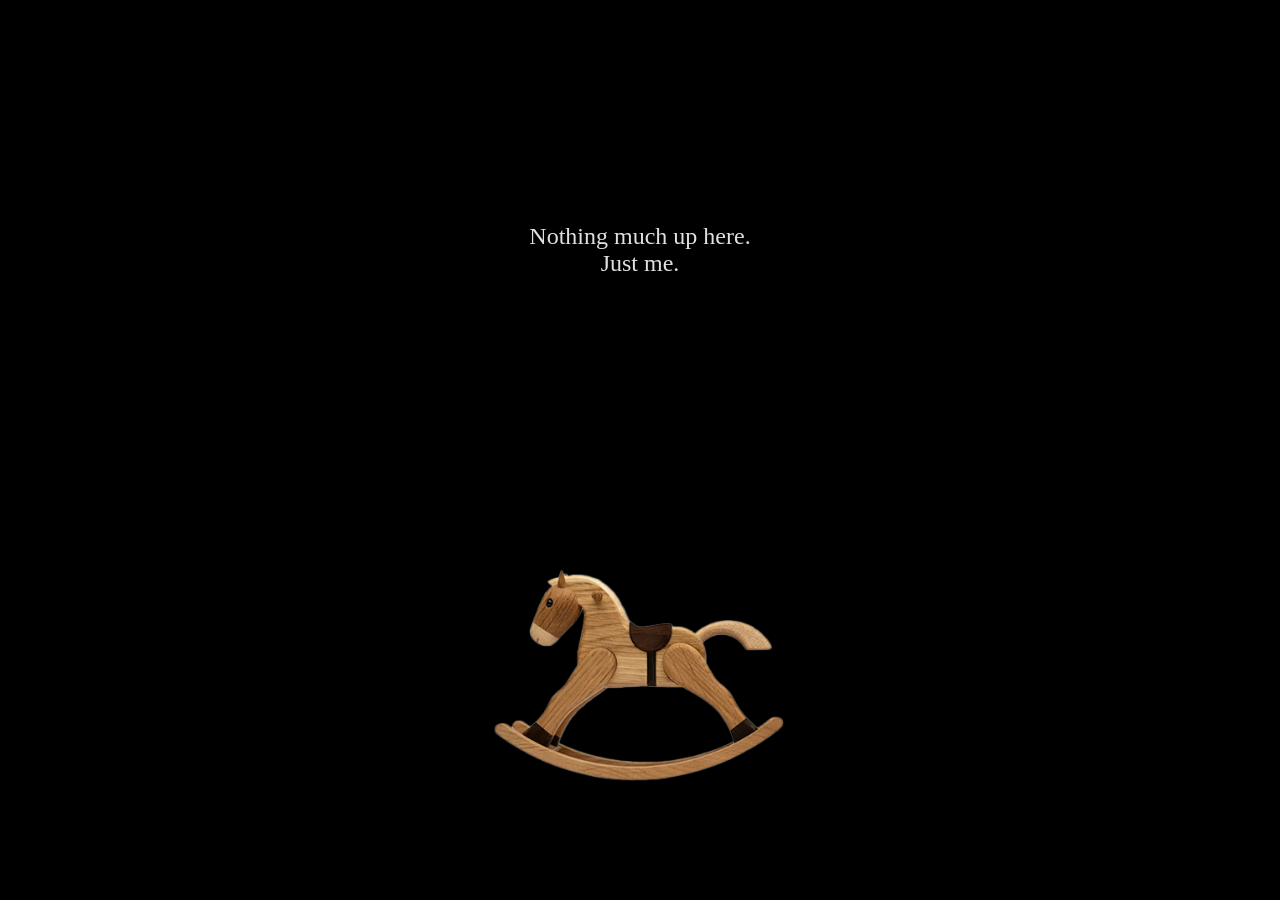
<file: attic-black.html>
<!DOCTYPE html>
<html lang="en">
<head>
    <meta charset="UTF-8">
    <meta name="viewport" content="width=device-width, initial-scale=1">
    <title>Attic</title>
    <style>
        body {
            margin: 0;
            min-height: 100vh;
            position: relative;
            background: none;
            font-family: "Eterne", serif;
        }
        .attic-bg {
            position: absolute;
            inset: 0;
            background-image: url("window/attic.jpg");
            background-size: cover;
            background-position: center;
            background-repeat: no-repeat;
        }
        .black-overlay {
            position: absolute;
            inset: 0;
            background: #000;
            transition: opacity 2s ease-out;
            cursor: pointer;
            display: flex;
            align-items: center;
            justify-content: center;
        }
        .attic-message {
            color: #e0e0e0;
            font-size: clamp(1.1rem, 3.5vw, 1.5rem);
            text-align: center;
            padding: 1em;
            max-width: 20ch;
            margin: 0;
            transform: translateY(-200px);
        }
        .black-overlay.faded {
            opacity: 0;
            pointer-events: none;
        }
        .rocking-horse {
            position: absolute;
            bottom: 8%;
            left: 50%;
            transform: translateX(-50%);
            transform-origin: 50% 100%;
            max-width: min(67.5vw, 480px);
            max-height: 67.5vh;
            width: auto;
            height: auto;
            object-fit: contain;
            pointer-events: none;
            z-index: 2;
            animation: rock 2.5s ease-in-out infinite;
        }
        @keyframes rock {
            0%, 100% { transform: translateX(-50%) rotate(-6deg); }
            50% { transform: translateX(-50%) rotate(6deg); }
        }
        .attic-reveal-text {
            position: absolute;
            top: 12%;
            left: 0;
            right: 0;
            text-align: center;
            color: #fff;
            font-family: "Eterne", serif;
            font-size: clamp(3rem, 12vw, 6rem);
            margin: 0;
            padding: 0 1rem;
            z-index: 3;
            opacity: 0;
            transition: opacity 1s ease-out 0.5s;
        }
        body.attic-revealed .attic-reveal-text {
            opacity: 1;
        }
    </style>
</head>
<body>
    <div class="attic-bg" aria-hidden="true"></div>
    <img src="window/rocking horse.png" class="rocking-horse" alt="" aria-hidden="true">
    <p class="attic-reveal-text" aria-live="polite">Just me alone</p>
    <div class="black-overlay" id="overlay" aria-label="Click to fade to attic">
        <p class="attic-message">Nothing much up here. Just me.</p>
    </div>
    <script>
        (function () {
            var overlay = document.getElementById("overlay");
            overlay.addEventListener("click", function () {
                overlay.classList.add("faded");
                setTimeout(function () {
                    document.body.classList.add("attic-revealed");
                }, 2000);
            });
        })();
        document.body.addEventListener("keydown", function (e) {
            if (e.key === "Enter") {
                e.preventDefault();
                window.location.href = "index.html";
            }
        });
    </script>
</body>
</html>
</file>
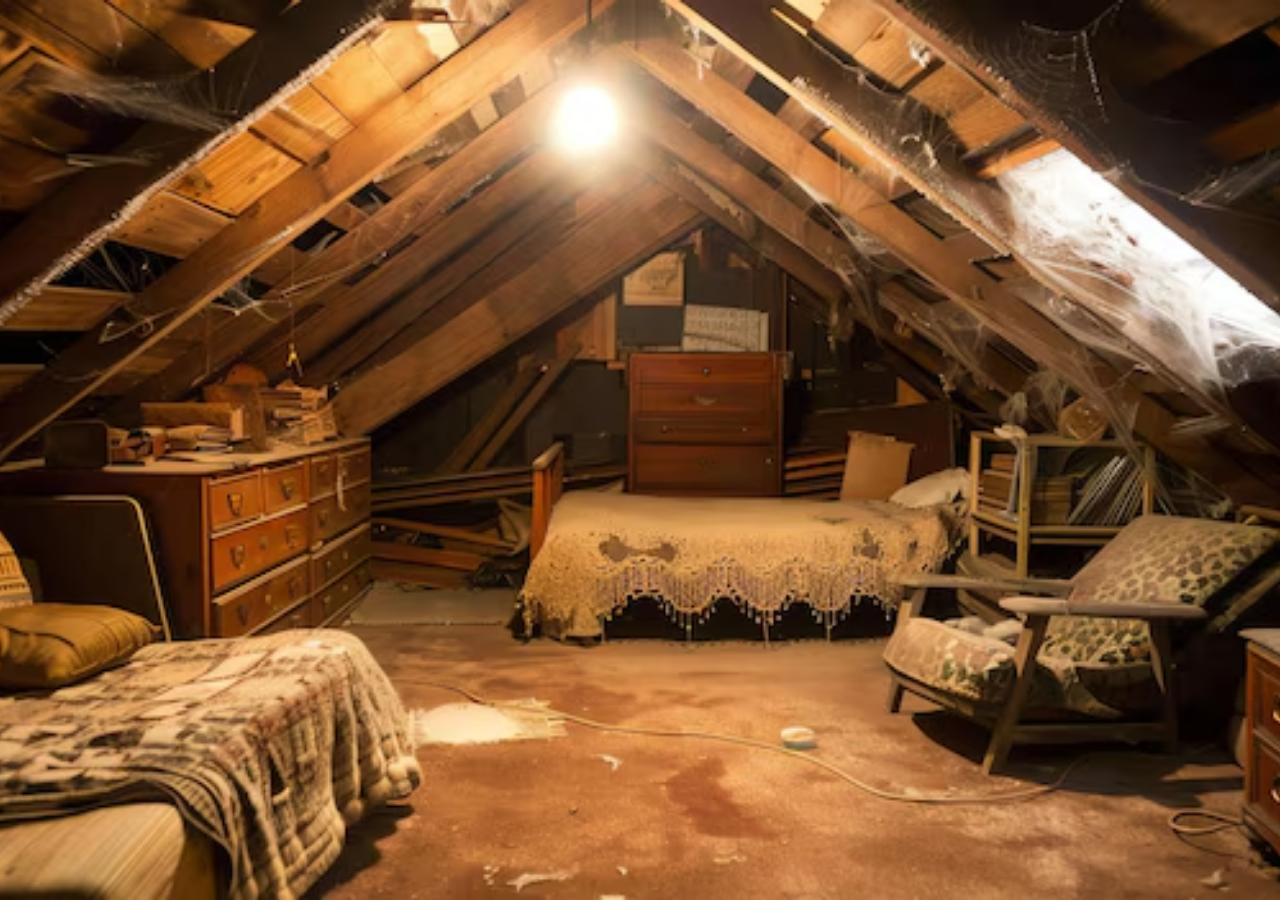
<file: attic.html>
<!DOCTYPE html>
<html lang="en">
<head>
    <meta charset="UTF-8">
    <meta name="viewport" content="width=device-width, initial-scale=1">
    <title>Attic</title>
    <link rel="stylesheet" href="attic.css">
</head>
<body>
    <script>
        document.body.addEventListener("keydown", function (e) {
            if (e.key === "Enter") {
                e.preventDefault();
                window.location.href = "index.html";
            }
        });
    </script>
</body>
</html>
</file>
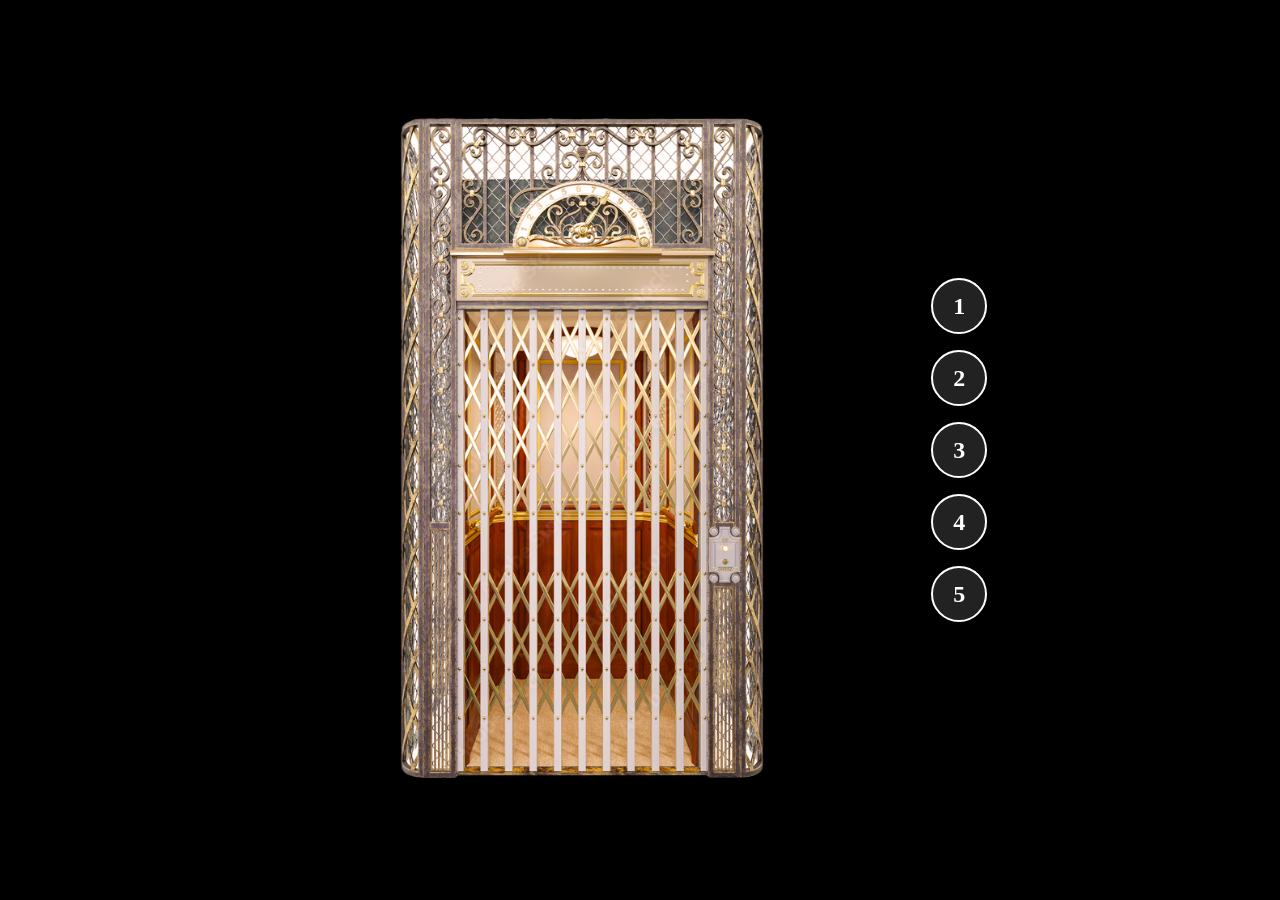
<file: elevator.html>
<!DOCTYPE html>
<html lang="en">
<head>
    <meta charset="UTF-8">
    <meta name="viewport" content="width=device-width, initial-scale=1">
    <title>Elevator</title>
    <style>
        * { margin: 0; padding: 0; box-sizing: border-box; }
        body {
            min-height: 100vh;
            background: #000;
            display: flex;
            align-items: center;
            justify-content: center;
            gap: 60px;
        }
        .elevator-img {
            max-width: 90vw;
            max-height: 90vh;
            width: auto;
            height: auto;
            object-fit: contain;
        }
        .elevator-buttons {
            display: flex;
            flex-direction: column;
            gap: 16px;
        }
        .elevator-buttons a {
            display: flex;
            align-items: center;
            justify-content: center;
            width: 56px;
            height: 56px;
            border-radius: 50%;
            border: 2px solid #fff;
            background: #222;
            color: #fff;
            font-size: 1.5rem;
            font-weight: bold;
            text-decoration: none;
            cursor: pointer;
        }
        .elevator-buttons a:hover {
            background: #444;
        }
        .elevator-wrap {
            position: relative;
            overflow: hidden;
        }
        .elevator-img {
            transition: none;
        }
        body.elevator-shoot .elevator-img {
            animation: shoot-up 1.2s ease-in forwards;
        }
        body.elevator-fade .elevator-fade-overlay {
            opacity: 1;
        }
        .elevator-fade-overlay {
            position: fixed;
            inset: 0;
            background: #000;
            opacity: 0;
            pointer-events: none;
            transition: opacity 0.6s ease-out;
            z-index: 100;
        }
        @keyframes shoot-up {
            to {
                transform: translateY(-120vh);
            }
        }
    </style>
</head>
<body>
    <div class="elevator-wrap">
        <img src="elevator.png" class="elevator-img" alt="Elevator">
    </div>
    <div class="elevator-fade-overlay" aria-hidden="true"></div>
    <div class="elevator-buttons">
        <a href="window/phone room.html" aria-label="Floor 1 – Phone Room">1</a>
        <a href="valentines/valentines.html" aria-label="Floor 2 – Valentines">2</a>
        <a href="red room.html" aria-label="Floor 3 – Red Room">3</a>
        <a href="attic-black.html" aria-label="Floor 4 – Attic">4</a>
        <a href="window/window.html" aria-label="Floor 5 – Observatory">5</a>
    </div>
    <script>
        (function () {
            var links = document.querySelectorAll(".elevator-buttons a");
            var overlay = document.querySelector(".elevator-fade-overlay");
            var img = document.querySelector(".elevator-img");

            links.forEach(function (a) {
                a.addEventListener("click", function (e) {
                    e.preventDefault();
                    var href = a.getAttribute("href");
                    if (!href || document.body.classList.contains("elevator-shoot")) return;
                    document.body.classList.add("elevator-shoot");
                    img.addEventListener("animationend", function onEnd() {
                        img.removeEventListener("animationend", onEnd);
                        document.body.classList.add("elevator-fade");
                        overlay.addEventListener("transitionend", function onFadeEnd() {
                            overlay.removeEventListener("transitionend", onFadeEnd);
                            window.location.href = href;
                        }, { once: true });
                    }, { once: true });
                });
            });

            document.body.addEventListener("keydown", function (e) {
                if (e.key === "Enter") {
                    e.preventDefault();
                    window.location.href = "index.html";
                }
            });
        })();
    </script>
</body>
</html>
</file>
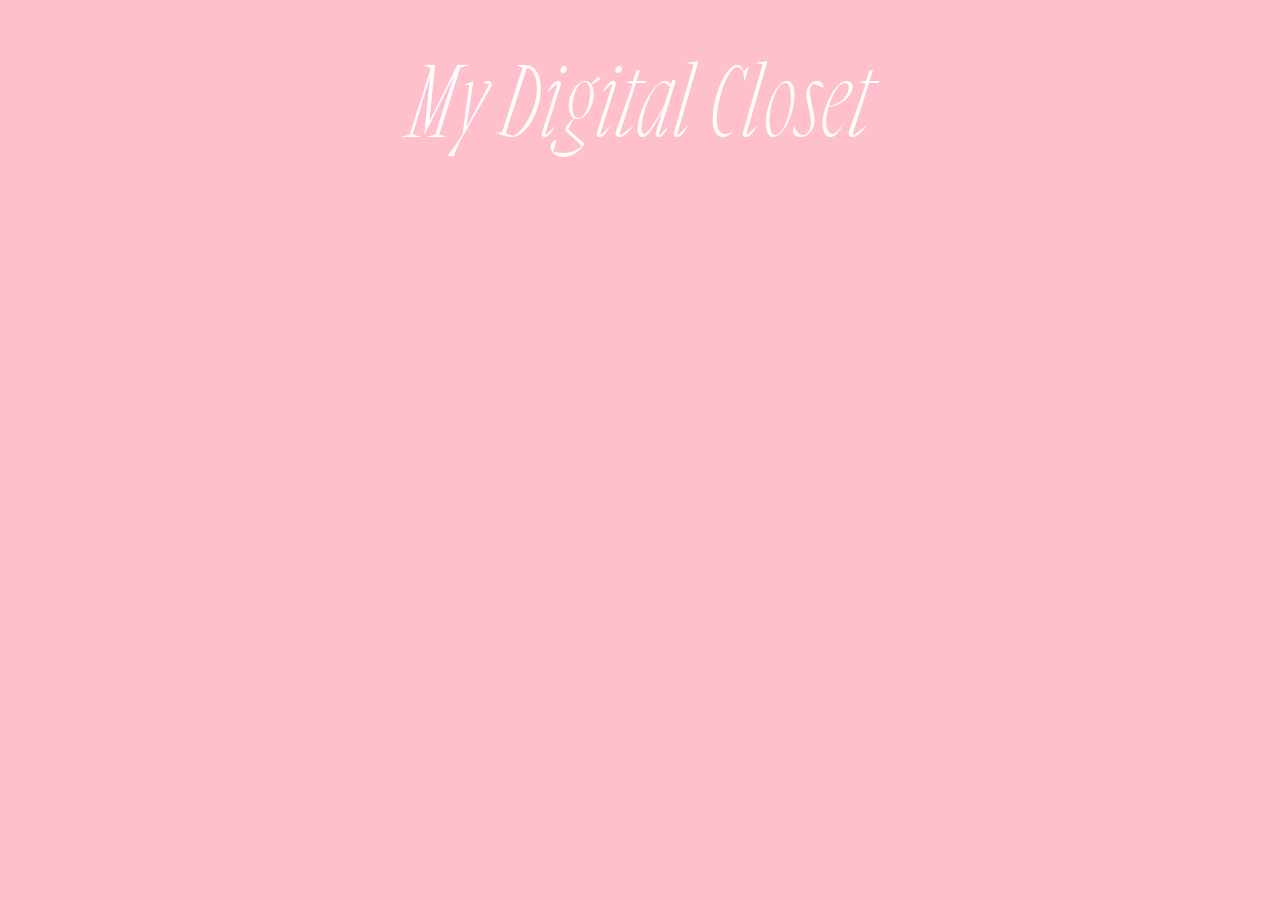
<file: secondpage.html>
<!DOCTYPE html>
<html lang="en">
    <link rel="stylesheet" href="style2.css"
    <head>
        <meta charset="UTF-8">
        <meta name="viewport" content="width=device-width,initial-scale=1">
        <title>closet</title>
    </head>
  My Digital Closet
    <body>
        <script>
            document.body.addEventListener("keydown", function (e) {
                if (e.key === "Enter") {
                    e.preventDefault();
                    window.location.href = "index.html";
                }
            });
        </script>
    </body>
</html>
</file>
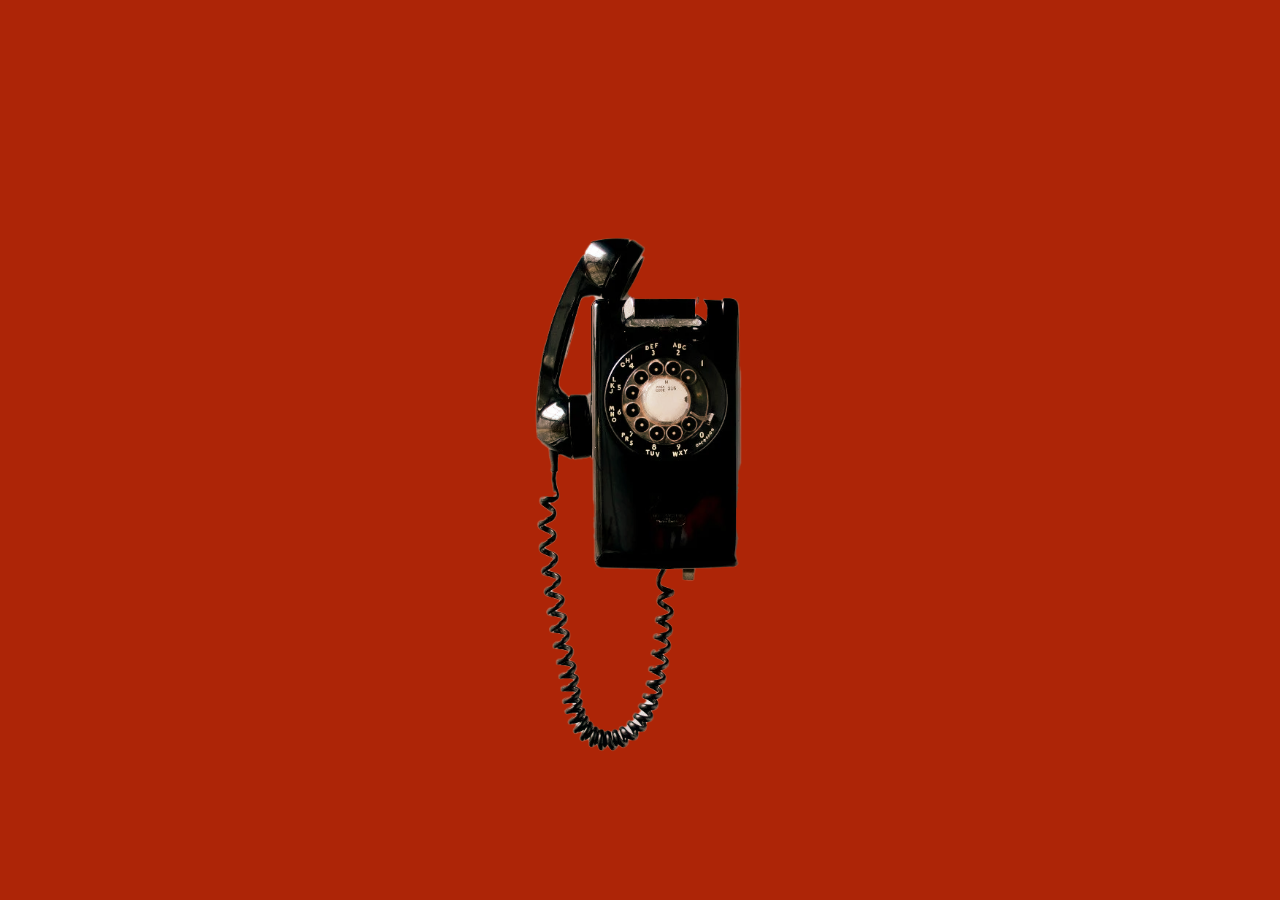
<file: window/phone room.html>
<!DOCTYPE html>
<html lang="en">
<head>
    <meta charset="UTF-8">
    <meta name="viewport" content="width=device-width, initial-scale=1">
    <title>Phone Room</title>
    <link rel="stylesheet" href="phone room.css">
</head>
<body>
    <div class="phone-wheel-wrap">
        <img src="blackphone.png" class="blackphone-img" alt="Phone" id="blackphone" role="button" tabindex="0" aria-label="Play voicemail">
        <div class="wheel-center-wrap">
            <img src="../wheel.png" class="wheel-img" alt="">
        </div>
    </div>
    <div id="typewriter-box" class="typewriter-box" aria-live="polite" hidden>
        <p id="typewriter-text" class="typewriter-text"></p><span class="typewriter-cursor" aria-hidden="true">|</span>
    </div>
    <script>
        (function () {
            var MAY_TEXT = "HEY. Get up! Do you want to go to Trader Joe's with meeee? They have all their fall stuff out and I really want to get some flowers. Okayyy love you text me back I love youuuu!!!";
            var ANNA_TEXT = "Is this a voicemail? Did it start? Hello Isa. What question did you have for Isa? I didn't have a question. Come on. Diego wants a cigarette. No, that wasn't my question, I was just- Isa, Diego wants you to bring a cigarette soooooo bad. ACTUALLY that wasn't my idea, that was Caden's idea. He's lying, he's lying. I said I want a cigarette and they said \"oop! Isa will have one!\" Everyone said that simultaneously except for me, and that was not my idea. And then he said \"oh my God, call Isa. We can call her now.\" No, I said call her and you said I'll text her and I said no call her. Yeah yeah yeah yeah. So that's like the same thing I just said. (indecipherable) What? OK. We'll see you soon I miss you OK? OK!";
            var LUCY_TEXT = "ISABELLE?                          .....     ISABELLE.    ..  bitch";
            var GRANDPA_TEXT = "Hey sweetheart! Just wanted to call you and wish you a happy birthday honey. Love you babe I hope you have a great day. Talk to you later, bye";
            var GRANDMA_TEXT = "Hi Isabelle, this is your grandma, Debbie. I just wanted to check and see how you are. Just give me a call when you get a chance. I sure love you baby";
            var POTTERY_TEXT = "Hi this is Bonnie at Seize the Clay and I just wanted to let you know your pottery piece is available to be picked up. Thank you, bye.";
            var CAROL_TEXT = "Get up get up get up you gotta get up get dressed get up. Cause winners never quit and quitters never win. There's no more giving up and there's no more giving in........ get up get up get up PLEASEEE I wanna smoke a cigar. OK byeee";
            var RANSOM_TEXT = "Uhhh Isabelle this is Ransom andddd Dad said that he put the gallon of paint the gallon of paint that was in the back of the car in the uhhhhh whatcham- the uhhhhhhh closet that has the vacuum cleaner in it, so go get it";
            var SUBARU_TEXT = "Yes Miss Saunders this is John Syler from Jim Keras Subaru, I spoke to y'all over the weekend about the '14 Subaru crosstrek we got in that was in service and couldn't be driven yet. It's out of service now so we're gonna get it cleaned up and ready to sell. If you're still in the market, give me a call back at ********** and it should be out of detail and ready to drive by tomorrow. Give me a call back. Thanks, bye.";
            var DOCTOR_TEXT = "Hellooo, this is Dr. Coplon -- Debra Coplon -- if you could just give me a call back, I'll try to call you back in a few minutes. I know it said you're not feeling well, but I certainly will try to help you out. Let's see -- I'm just in your chart, looking for your pharmacy. I'll call you back, Isabelle.";
            var CAR_CRASH_TEXT = "Hi, my name is Jeff Kay and my son was at work at Libra and I think you may have scratched the side of his car and I really appreciate you leaving a note with your phone number and so I was just reaching out to you, you can reach me at ********** and once again my name is Jeff. Thanks.";
            var tracks = [
                "../pottery.mp3", "../ransom.mp3", "../may.mp3", "../grandma.mp3", "../lucy.mp3",
                "../car_crash.mp3", "../carol.mp3", "../anna.mp3", "../subaru.mp3", "../grandpa.mp3", "../doctor.mp3"
            ];
            var trackBag = [];
            function pickRandomTrack() {
                if (trackBag.length === 0) {
                    trackBag = tracks.slice();
                    for (var i = trackBag.length - 1; i > 0; i--) {
                        var j = Math.floor(Math.random() * (i + 1));
                        var t = trackBag[i];
                        trackBag[i] = trackBag[j];
                        trackBag[j] = t;
                    }
                }
                return trackBag.pop();
            }
            var currentAudio = null;
            var typewriterTimer = null;
            var mayDelayTimer = null;
            var annaDelayTimer = null;
            var carolDelayTimer = null;
            var doctorDelayTimer = null;
            var subaruDelayTimer = null;
            var grandpaDelayTimer = null;
            var grandmaDelayTimer = null;
            function startTypewriter(text, delayMs) {
                delayMs = delayMs || 50;
                var box = document.getElementById("typewriter-box");
                var el = document.getElementById("typewriter-text");
                var cursor = box.querySelector(".typewriter-cursor");
                el.textContent = "";
                box.hidden = false;
                var i = 0;
                function tick() {
                    if (i <= text.length) {
                        el.textContent = text.slice(0, i);
                        i++;
                        typewriterTimer = setTimeout(tick, delayMs);
                    } else {
                        if (cursor) cursor.style.visibility = "hidden";
                    }
                }
                if (cursor) cursor.style.visibility = "visible";
                tick();
            }
            function stopTypewriter() {
                if (typewriterTimer) {
                    clearTimeout(typewriterTimer);
                    typewriterTimer = null;
                }
                if (mayDelayTimer) {
                    clearTimeout(mayDelayTimer);
                    mayDelayTimer = null;
                }
                if (annaDelayTimer) {
                    clearTimeout(annaDelayTimer);
                    annaDelayTimer = null;
                }
                if (carolDelayTimer) {
                    clearTimeout(carolDelayTimer);
                    carolDelayTimer = null;
                }
                if (doctorDelayTimer) {
                    clearTimeout(doctorDelayTimer);
                    doctorDelayTimer = null;
                }
                if (subaruDelayTimer) {
                    clearTimeout(subaruDelayTimer);
                    subaruDelayTimer = null;
                }
                if (grandpaDelayTimer) {
                    clearTimeout(grandpaDelayTimer);
                    grandpaDelayTimer = null;
                }
                if (grandmaDelayTimer) {
                    clearTimeout(grandmaDelayTimer);
                    grandmaDelayTimer = null;
                }
                var box = document.getElementById("typewriter-box");
                box.hidden = true;
                var cursor = box.querySelector(".typewriter-cursor");
                if (cursor) cursor.style.visibility = "visible";
            }
            function playRandomTrack() {
                stopTypewriter();
                if (currentAudio) {
                    currentAudio.pause();
                    currentAudio.currentTime = 0;
                }
                var src = pickRandomTrack();
                currentAudio = new Audio(src);
                if (src.indexOf("ransom.mp3") !== -1) {
                    currentAudio.addEventListener("play", function onPlay() {
                        currentAudio.removeEventListener("play", onPlay);
                        startTypewriter(RANSOM_TEXT, 82);
                    }, { once: true });
                } else if (src.indexOf("car_crash.mp3") !== -1) {
                    currentAudio.addEventListener("play", function onPlay() {
                        currentAudio.removeEventListener("play", onPlay);
                        startTypewriter(CAR_CRASH_TEXT, 68);
                    }, { once: true });
                } else if (src.indexOf("may.mp3") !== -1) {
                    currentAudio.addEventListener("play", function onPlay() {
                        currentAudio.removeEventListener("play", onPlay);
                        mayDelayTimer = setTimeout(function () { startTypewriter(MAY_TEXT, 62); }, 5000);
                    }, { once: true });
                } else if (src.indexOf("pottery.mp3") !== -1) {
                    currentAudio.volume = 1;
                    currentAudio.addEventListener("play", function onPlay() {
                        currentAudio.removeEventListener("play", onPlay);
                        startTypewriter(POTTERY_TEXT, 68);
                    }, { once: true });
                } else if (src.indexOf("anna.mp3") !== -1) {
                    currentAudio.volume = 1;
                    currentAudio.addEventListener("play", function onPlay() {
                        currentAudio.removeEventListener("play", onPlay);
                        annaDelayTimer = setTimeout(function () { startTypewriter(ANNA_TEXT, 72); }, 2000);
                    }, { once: true });
                } else if (src.indexOf("lucy.mp3") !== -1) {
                    currentAudio.addEventListener("play", function onPlay() {
                        currentAudio.removeEventListener("play", onPlay);
                        startTypewriter(LUCY_TEXT, 300);
                    }, { once: true });
                } else if (src.indexOf("grandpa.mp3") !== -1) {
                    currentAudio.addEventListener("play", function onPlay() {
                        currentAudio.removeEventListener("play", onPlay);
                        grandpaDelayTimer = setTimeout(function () { startTypewriter(GRANDPA_TEXT, 68); }, 2000);
                    }, { once: true });
                } else if (src.indexOf("grandma.mp3") !== -1) {
                    currentAudio.addEventListener("play", function onPlay() {
                        currentAudio.removeEventListener("play", onPlay);
                        grandmaDelayTimer = setTimeout(function () { startTypewriter(GRANDMA_TEXT, 68); }, 2000);
                    }, { once: true });
                } else if (src.indexOf("carol.mp3") !== -1) {
                    currentAudio.addEventListener("play", function onPlay() {
                        currentAudio.removeEventListener("play", onPlay);
                        carolDelayTimer = setTimeout(function () { startTypewriter(CAROL_TEXT, 62); }, 4000);
                    }, { once: true });
                } else if (src.indexOf("subaru.mp3") !== -1) {
                    currentAudio.volume = 1;
                    currentAudio.addEventListener("play", function onPlay() {
                        currentAudio.removeEventListener("play", onPlay);
                        subaruDelayTimer = setTimeout(function () { startTypewriter(SUBARU_TEXT, 78); }, 3000);
                    }, { once: true });
                } else if (src.indexOf("doctor.mp3") !== -1) {
                    currentAudio.addEventListener("play", function onPlay() {
                        currentAudio.removeEventListener("play", onPlay);
                        doctorDelayTimer = setTimeout(function () { startTypewriter(DOCTOR_TEXT, 68); }, 2000);
                    }, { once: true });
                }
                currentAudio.play();
            }
            var wheelEl = document.querySelector(".wheel-img");
            function spinWheel() {
                if (wheelEl) {
                    wheelEl.classList.remove("spin");
                    wheelEl.offsetHeight;
                    wheelEl.classList.add("spin");
                    wheelEl.addEventListener("animationend", function onEnd() {
                        wheelEl.removeEventListener("animationend", onEnd);
                        wheelEl.classList.remove("spin");
                    }, { once: true });
                }
            }
            var phoneEl = document.getElementById("blackphone");
            if (phoneEl) {
                phoneEl.addEventListener("click", function () {
                    spinWheel();
                    playRandomTrack();
                });
                phoneEl.addEventListener("keydown", function (e) {
                    if (e.key === "Enter" || e.key === " ") {
                        e.preventDefault();
                        spinWheel();
                        playRandomTrack();
                    }
                });
            }
        })();
        document.body.addEventListener("keydown", function (e) {
            if (e.key === "Enter") {
                e.preventDefault();
                window.location.href = "../index.html";
            }
        });
    </script>
</body>
</html>
</file>
<file: attic.css>
html, body {
  cursor: url("candle.png") 16 0, pointer;
}
body {
  margin: 0;
  min-height: 100vh;
  background-image: url("attic.avif");
  background-size: cover;
  background-position: center;
  background-repeat: no-repeat;
}
</file>
<file: style2.css>
@font-face {
    font-family: "Eterne";
    src: url("foonts/Eterne.ttf") format("truetype");
    font-weight: 400;
    font-style: normal;
  }

body
{
	margin: 20px;
	padding: 20px;
	background-color: pink;
	color: white;
    font-family: "Eterne", sans-serif;
    font-size: 100px;
    text-align: center;
    ]
</file>
<file: window/phone room.css>
@font-face {
  font-family: "Eterne";
  src: url("../foonts/Eterne.ttf") format("truetype");
  font-weight: 400;
  font-style: normal;
}

body {
  margin: 0;
  min-height: 100vh;
  display: flex;
  justify-content: center;
  align-items: center;
  font-family: "Eterne", serif;
  background-image: url("red back.png");
  background-size: cover;
  background-position: center;
  background-repeat: no-repeat;
}

.phone-wheel-wrap {
  position: relative;
  width: 650px;
  height: 650px;
  margin-top: 100px;
  z-index: 1;
}

/* Wrapper centered without transform so it never moves */
.wheel-center-wrap {
  position: absolute;
  left: calc(50% - 325px);
  top: calc(50% - 325px);
  width: 650px;
  height: 650px;
  z-index: 2;
  pointer-events: none;
  overflow: hidden;
}

/* Wheel centered in wrapper; only rotation is animated */
.wheel-img {
  position: absolute;
  left: 50%;
  top: 50%;
  width: auto;
  height: 650px;
  max-width: 650px;
  object-fit: contain;
  object-position: center center;
  transform: translate(calc(-50% + 25px), calc(-50% - 100px)) scale(0.144);
  transform-origin: center center;
  pointer-events: none;
}

.wheel-img.spin {
  animation: wheel-spin 5s cubic-bezier(0.22, 1, 0.36, 1) forwards;
}

@keyframes wheel-spin {
  from {
    transform: translate(calc(-50% + 25px), calc(-50% - 100px)) scale(0.144) rotate(0deg);
  }
  to {
    transform: translate(calc(-50% + 25px), calc(-50% - 100px)) scale(0.144) rotate(360deg);
  }
}

.blackphone-img {
  position: absolute;
  left: 50%;
  top: 50%;
  transform: translate(-50%, -50%);
  object-fit: contain;
  pointer-events: none;
}

.blackphone-img {
  height: 650px;
  width: auto;
  z-index: 1;
  cursor: pointer;
  pointer-events: auto;
}

.typewriter-box {
  position: fixed;
  left: 50%;
  top: 1.5rem;
  transform: translateX(-50%);
  max-width: min(90vw, 42em);
  padding: 1rem 1.25rem;
  background: rgba(255, 250, 250, 0.96);
  color: #1a1a1a;
  font-family: "Eterne", serif;
  font-size: clamp(1rem, 2.5vw, 1.35rem);
  line-height: 1.5;
  box-shadow: 0 4px 20px rgba(0, 0, 0, 0.2);
  z-index: 10;
  border-radius: 0.5rem;
}

.typewriter-text {
  margin: 0;
  display: inline;
}

.typewriter-cursor {
  display: inline;
  animation: blink 0.8s step-end infinite;
}

@keyframes blink {
  50% { opacity: 0; }
}

.payphone-label {
  margin: 0;
  margin-top: 355px;
  margin-left: -10px;
  padding: 0.35em 0.6em;
  font-family: "Eterne", serif;
  font-size: clamp(1.5rem, 4vw, 2.5rem);
  color: maroon;
  background: white;
  white-space: nowrap;
}
</file>
